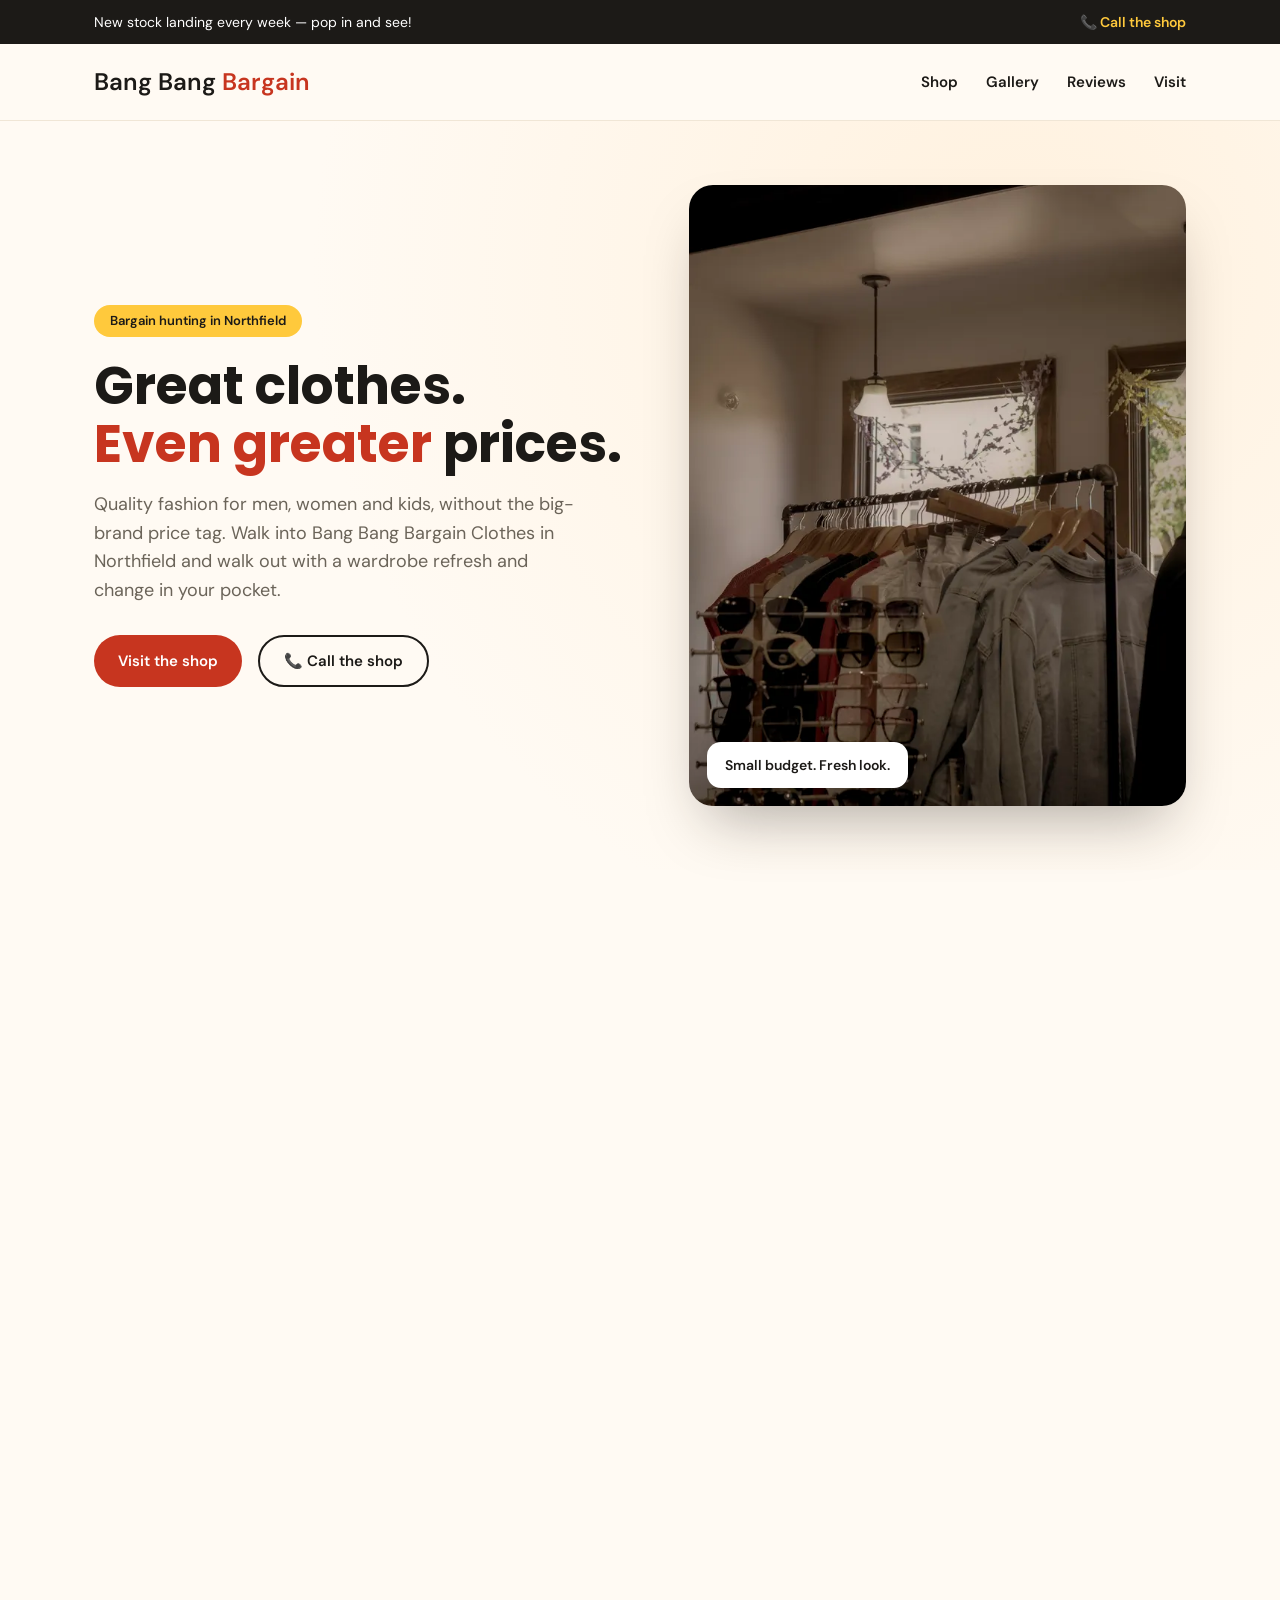
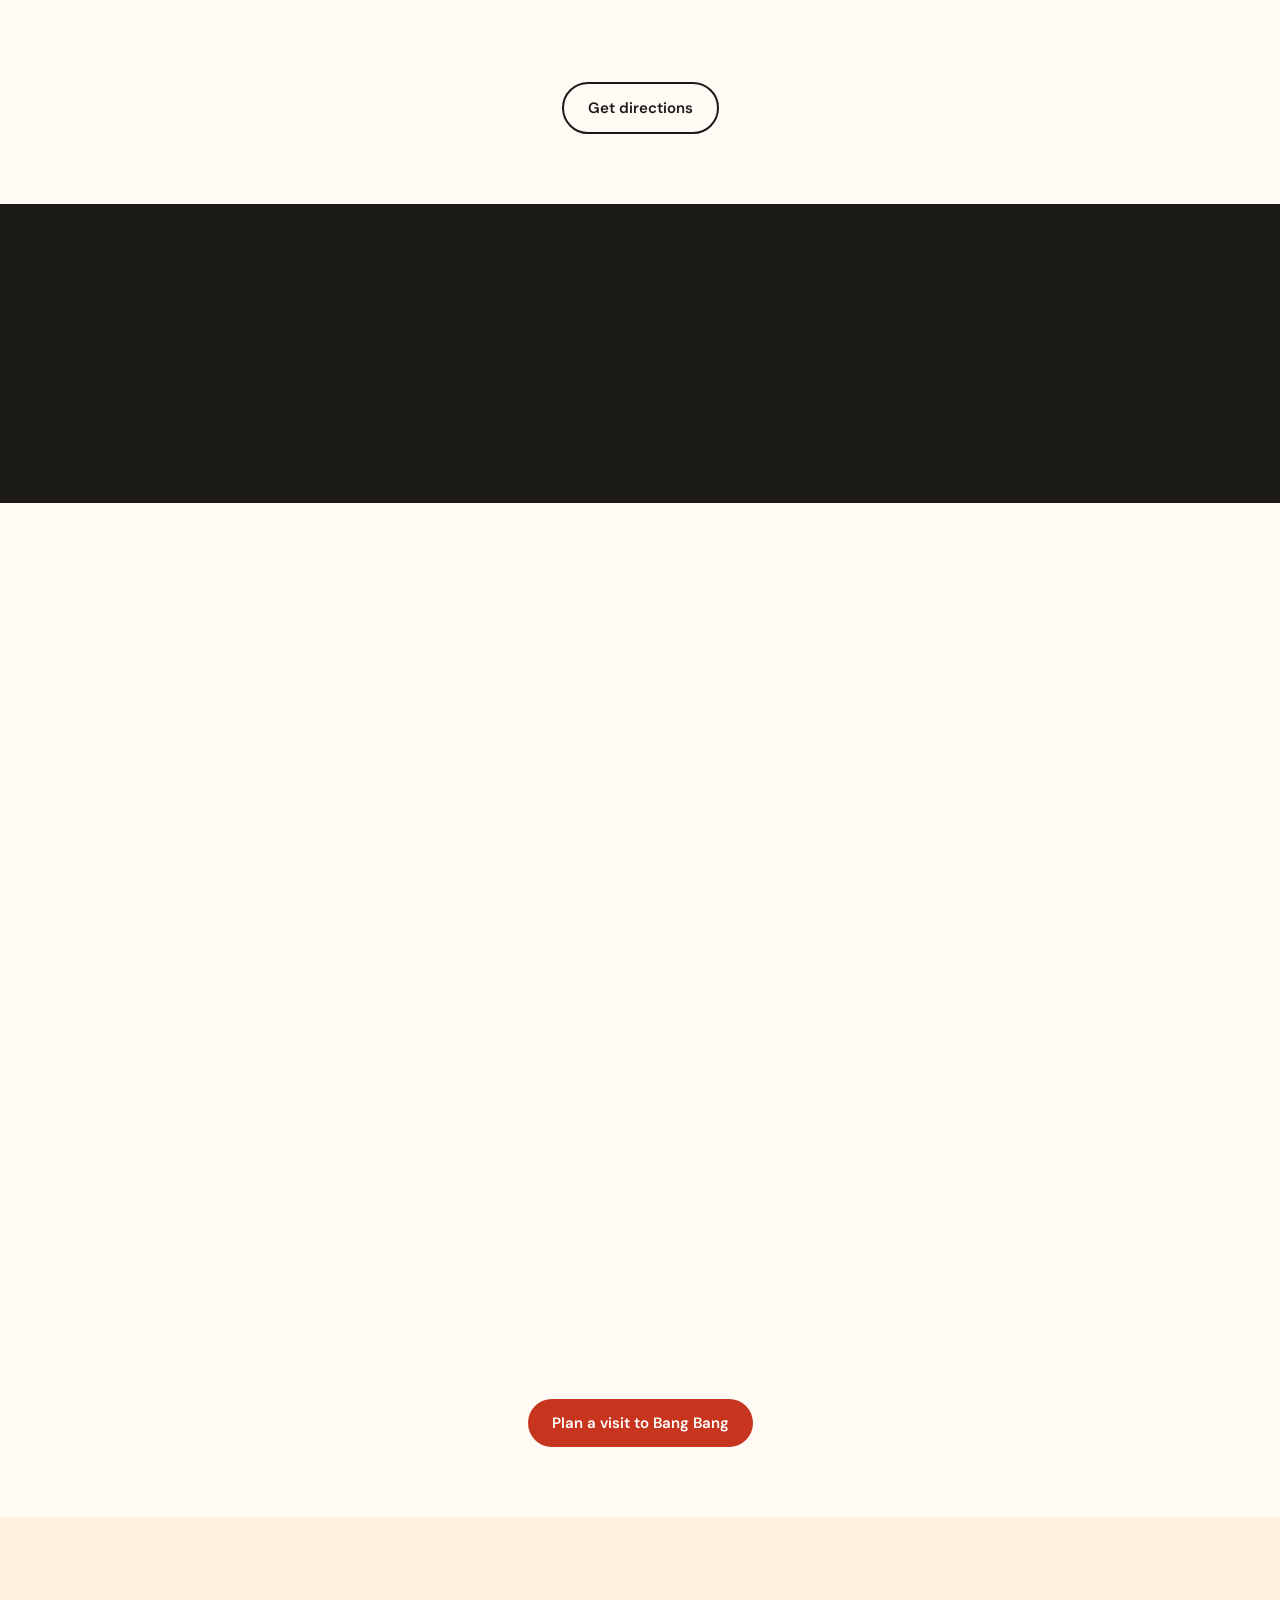
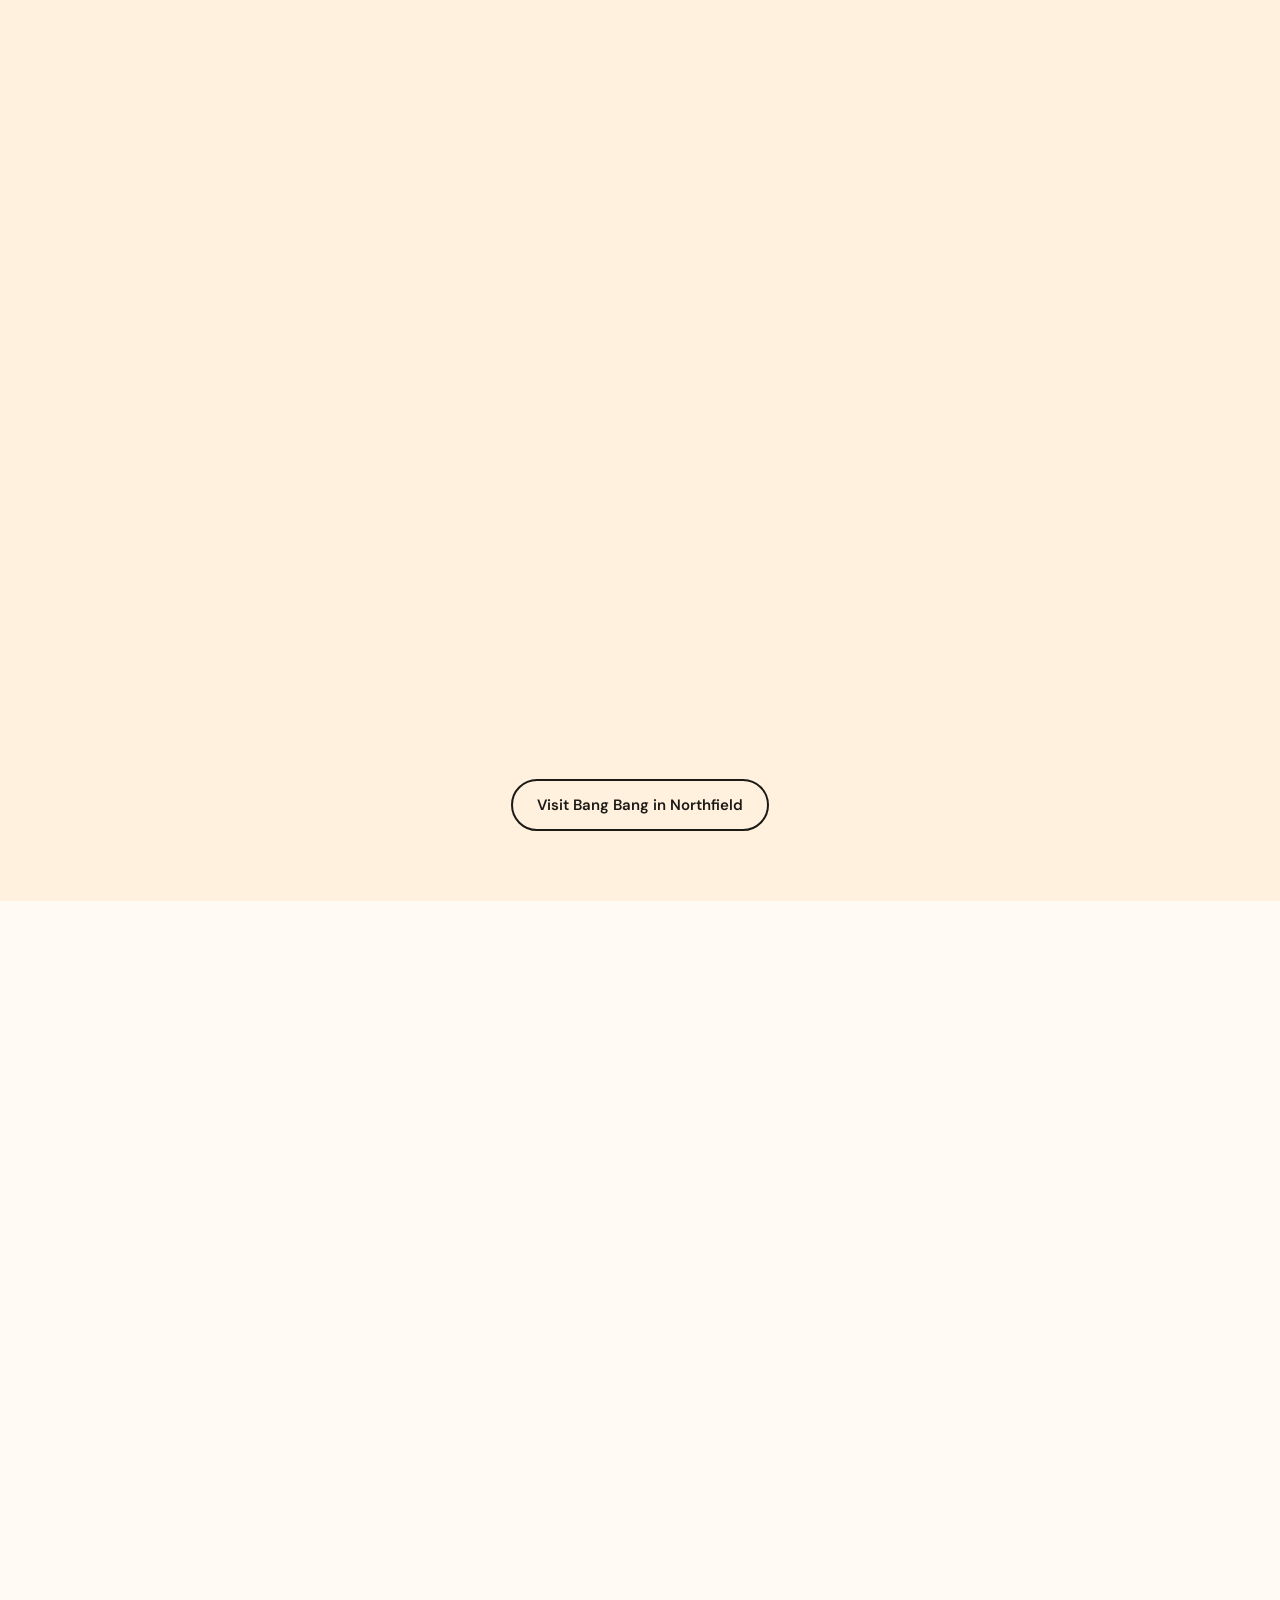
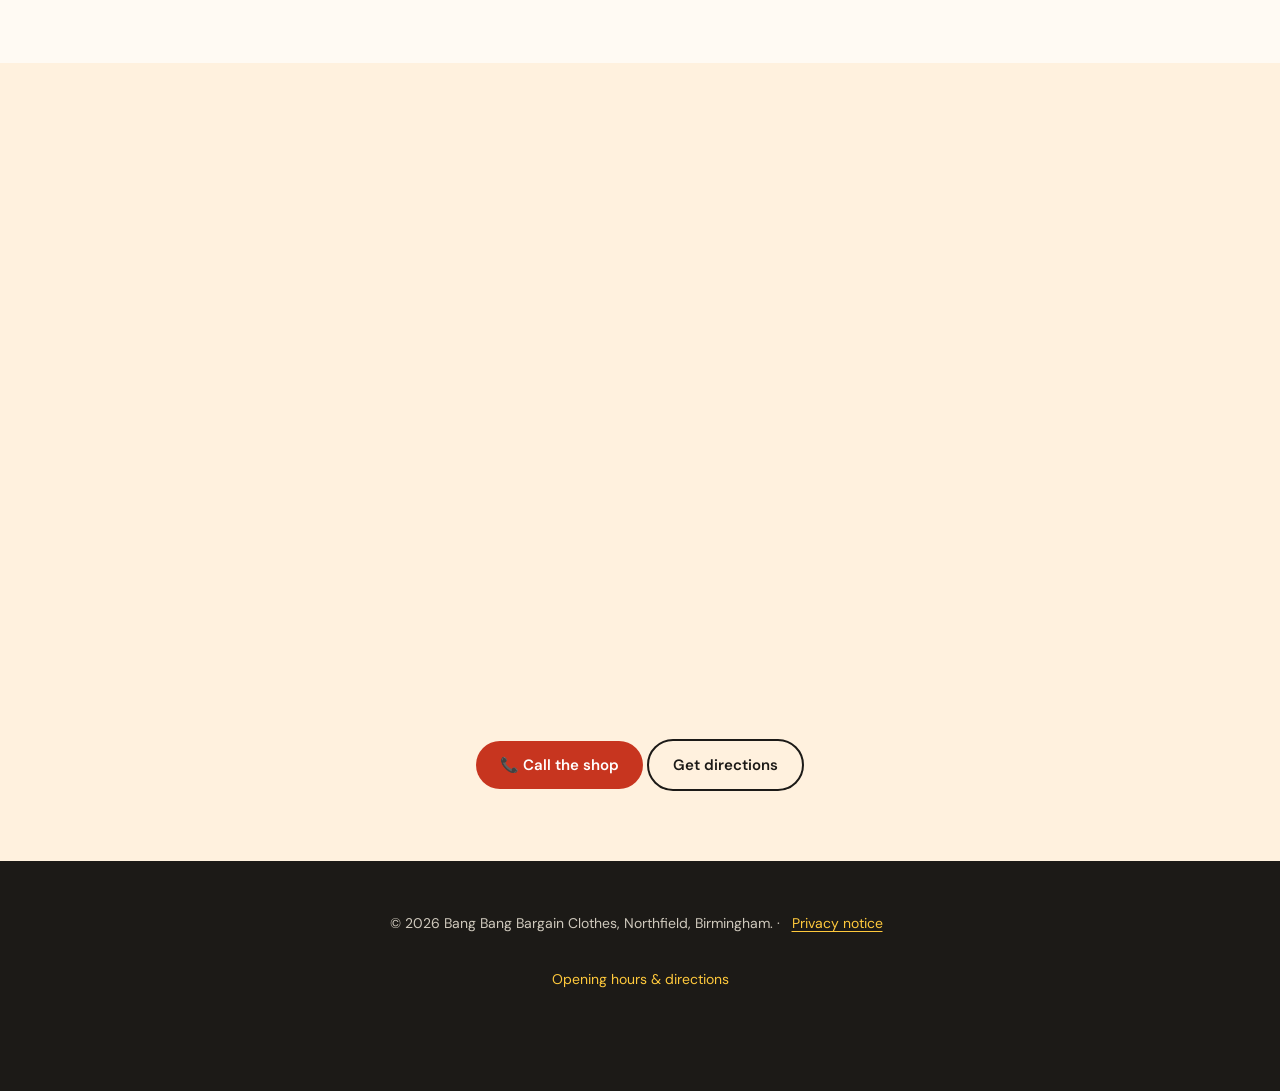
<file: index.html>
<!DOCTYPE html>
<html lang="en-GB">
<head>
<meta charset="UTF-8" />
<meta name="viewport" content="width=device-width, initial-scale=1" />
<meta http-equiv="Content-Security-Policy" content="default-src 'self'; script-src 'self' 'sha256-gAIMlo4uHwea7LDSu/hGhLXHg8Iu/WQoVQvXGVLwabA=' 'sha256-/x7W7R75k8Roq0WaVRQX9blP4OufE5xbAdzklGxsgpw=' 'sha256-jGpBub3gSH76d6RFqRCQC8RcWBUvv9EhW2UNoiiEyQc=' 'sha256-IDwLny+QN3nuNhJYRke6zRL8Q5bC1jtUe0Z6aEzU7aU='; style-src 'self' 'sha256-e0gJQ25ycQEBZA8t9iqPlW1ZP9yXl++LATGfIm0k0qs=' 'sha256-yHE5kvvKfmOV6AkdnSbhZ3sw0I3Plir3JawKdt4ME8s='; img-src 'self' data:; font-src 'self'; frame-src https://maps.google.com https://www.google.com; connect-src 'self'; form-action 'self'; base-uri 'self'; object-src 'none'; upgrade-insecure-requests" />
<meta name="referrer" content="strict-origin-when-cross-origin" />
<script>if (window.top !== window.self) { try { window.top.location.replace(window.self.location.href); } catch (e) { document.documentElement.hidden = true; } }</script>
<title>Bang Bang Bargain Clothes | Bargain Clothing, Northfield</title>
<meta name="description" content="Bang Bang Bargain Clothes — quality clothing at unbeatable prices for the whole family, right in Northfield, Birmingham." />
<link rel="canonical" href="https://desolatemartial553.github.io/Bang-Bargain-Clothing-Store/" />
<meta property="og:type" content="website" />
<meta property="og:site_name" content="Bang Bang Bargain Clothes" />
<meta property="og:title" content="Bang Bang Bargain Clothes | Bargain Clothing, Northfield" />
<meta property="og:description" content="Bargain clothing for men, women and kids at Bang Bang Bargain Clothes, Northfield, Birmingham. Fresh looks without the big-brand price tag." />
<meta property="og:url" content="https://desolatemartial553.github.io/Bang-Bargain-Clothing-Store/" />
<meta property="og:image" content="https://desolatemartial553.github.io/Bang-Bargain-Clothing-Store/images/26292716-w1200-510578.jpg" />
<meta property="og:locale" content="en_GB" />
<meta name="twitter:card" content="summary_large_image" />
<meta name="twitter:title" content="Bang Bang Bargain Clothes | Bargain Clothing, Northfield" />
<meta name="twitter:description" content="Bargain clothing for men, women and kids at Bang Bang Bargain Clothes, Northfield, Birmingham." />
<meta name="twitter:image" content="https://desolatemartial553.github.io/Bang-Bargain-Clothing-Store/images/26292716-w1200-510578.jpg" />
<meta name="theme-color" content="#e8402a" />
<link rel="icon" href="data:image/svg+xml,%3Csvg xmlns='http://www.w3.org/2000/svg' viewBox='0 0 64 64'%3E%3Crect width='64' height='64' rx='14' fill='%23e8402a'/%3E%3Ctext x='32' y='44' font-family='Arial,sans-serif' font-size='34' font-weight='800' text-anchor='middle' fill='%23fff'%3EBB%3C/text%3E%3C/svg%3E" />
<script type="application/ld+json">
{
  "@context": "https://schema.org",
  "@type": "ClothingStore",
  "name": "Bang Bang Bargain Clothes",
  "url": "https://desolatemartial553.github.io/Bang-Bargain-Clothing-Store/",
  "image": "https://desolatemartial553.github.io/Bang-Bargain-Clothing-Store/images/26292716-w1200-510578.jpg",
  "description": "Bargain clothing for men, women and kids in Northfield, Birmingham.",
  "address": {
    "@type": "PostalAddress",
    "addressLocality": "Northfield, Birmingham",
    "addressRegion": "West Midlands",
    "addressCountry": "GB"
  },
  "areaServed": ["Northfield", "Birmingham"]
}
</script>
<link rel="preload" as="image" imagesrcset="images/26292716-w480-h600-50cfea.webp 480w, images/26292716-w800-h1000-cda3ad.webp 800w, images/26292716-w1040-h1300-4b2d61.webp 1040w" imagesizes="(max-width:820px) calc(100vw - 48px), 520px" fetchpriority="high" />
<link rel="stylesheet" href="fonts/fonts.css" />
<style>
  :root{
    --bg:#fffaf3; --ink:#1c1a17; --muted:#6b6459; --stars:#b45309; --header-h:77px;
    --accent:#c7351f; --accent2:#ffc93c; --card:#ffffff; --line:#f0e6d6;
  }
  *{box-sizing:border-box; margin:0; padding:0;}
  html{scroll-padding-top:0;}
  body{font-family:'DM Sans',sans-serif; background:var(--bg); color:var(--ink); line-height:1.6;}
  h1,h2,h3{font-family:'Poppins',sans-serif;}
  .wrap{max-width:1140px; margin:0 auto; padding:0 24px;}
  a{color:inherit;}
  img{display:block; max-width:100%;}
  .js .reveal{opacity:0; transform:translateY(28px); transition:opacity .7s ease, transform .7s ease;}
  .js .reveal.in{opacity:1; transform:none;}
  section[id]{scroll-margin-top:calc(var(--header-h) + 12px);}
  #top{scroll-margin-top:0;}
  main:focus,section[tabindex="-1"]:focus{outline:none;}
  .skip-link{position:absolute; left:12px; top:-120px; z-index:100; background:var(--ink); color:#fff; padding:12px 20px; border-radius:8px; font-weight:700; text-decoration:none;}
  .skip-link:focus{top:12px;}
  :focus-visible{outline:3px solid var(--ink); outline-offset:3px;}
  .topbar :focus-visible, .strip :focus-visible, footer :focus-visible, .sticky-cta :focus-visible{outline-color:var(--accent2);}
  .topbar{background:var(--ink); color:#fff; font-size:14px;}
  .topbar__inner{display:flex; justify-content:space-between; align-items:center; padding:0 24px; flex-wrap:wrap; gap:8px;}
  .topbar a{color:var(--accent2); font-weight:600; text-decoration:none; display:inline-flex; align-items:center; min-height:44px;}
  header{position:sticky; top:0; background:rgba(255,250,243,.95); backdrop-filter:blur(6px); border-bottom:1px solid var(--line); z-index:30; transition:box-shadow .3s;}
  header.scrolled{box-shadow:0 8px 24px rgba(28,26,23,.08);}
  .header__inner{display:flex; align-items:center; justify-content:space-between; padding:16px 24px; position:relative;}
  .brand{font-size:24px; font-weight:800; text-decoration:none; display:flex; align-items:center; gap:6px; min-height:44px;}
  .brand span{color:var(--accent);}
  nav ul{list-style:none; display:flex; gap:28px;}
  nav a{text-decoration:none; font-weight:600; font-size:15px; position:relative; display:inline-flex; align-items:center; min-height:44px;}
  nav a::after{content:"";position:absolute; left:0; bottom:6px; width:0; height:2px; background:var(--accent); transition:width .25s;}
  nav a:hover::after{width:100%;}
  .burger{display:none; flex-direction:column; align-items:center; justify-content:center; gap:4px; background:none; border:0; cursor:pointer; min-width:44px; min-height:44px; padding:6px;}
  .burger span{width:24px; height:2px; background:var(--ink);}
  .mobile-menu{display:none; position:absolute; top:100%; left:0; right:0; background:var(--card); border-bottom:1px solid var(--line); flex-direction:column; padding:12px 24px;}
  .mobile-menu a{padding:12px 0; text-decoration:none; font-weight:600; border-bottom:1px solid var(--line);}
  .btn{display:inline-flex; align-items:center; justify-content:center; min-height:44px; padding:12px 24px; border-radius:999px; font-weight:700; text-decoration:none; font-size:15px; border:none; cursor:pointer; transition:transform .2s, background .2s;}
  .btn:hover{transform:translateY(-2px);}
  .btn--accent{background:var(--accent); color:#fff;}
  .btn--accent:hover{background:#c9331f;}
  .btn--ghost{border:2px solid var(--ink); background:none;}
  .hero{padding:64px 24px; background:radial-gradient(circle at 80% 20%, #fff1de 0%, var(--bg) 60%);}
  .hero__grid{display:grid; grid-template-columns:1.1fr 1fr; gap:48px; align-items:center;}
  .hero__tag{display:inline-block; background:var(--accent2); color:var(--ink); font-weight:700; font-size:13px; padding:6px 16px; border-radius:999px; margin-bottom:20px;}
  .hero h1{font-size:clamp(32px,4.2vw,52px); line-height:1.1; margin-bottom:18px;}
  .hero h1 em{color:var(--accent); font-style:normal;}
  .hero p{color:var(--muted); font-size:18px; margin-bottom:30px; max-width:480px;}
  .hero__actions{display:flex; gap:16px; flex-wrap:wrap;}
  .hero__media{position:relative; border-radius:24px; overflow:hidden; aspect-ratio:4/5; box-shadow:0 30px 60px -20px rgba(28,26,23,.35);}
  .hero__media img{width:100%; height:100%; object-fit:cover;}
  .hero__badge{position:absolute; bottom:18px; left:18px; background:#fff; padding:12px 18px; border-radius:14px; box-shadow:0 10px 30px rgba(0,0,0,.15); font-size:14px; font-weight:700;}
  section{padding:70px 24px;}
  .section__head{text-align:center; max-width:600px; margin:0 auto 44px;}
  .section__head h2{font-size:clamp(26px,4vw,38px); margin-bottom:12px;}
  .section__head p{color:var(--muted);}
  .grid{display:grid; grid-template-columns:repeat(auto-fit,minmax(220px,1fr)); gap:24px;}
  .card{background:var(--card); border:1px solid var(--line); border-radius:16px; padding:28px; text-align:center; transition:transform .25s, box-shadow .25s;}
  .card:hover{transform:translateY(-6px); box-shadow:0 20px 40px -16px rgba(28,26,23,.18);}
  .card .icon{font-size:34px; margin-bottom:14px;}
  .card h3{font-size:19px; margin-bottom:8px;}
  .card p{color:var(--muted); font-size:15px;}
  .strip{background:var(--ink); color:#fff;}
  .strip .grid{grid-template-columns:repeat(auto-fit,minmax(160px,1fr)); text-align:center;}
  .strip h3{font-size:32px; color:var(--accent2); font-family:'Poppins',sans-serif;}
  .strip p{color:#cfc9bd; font-size:14px;}
  .masonry{columns:3 220px; column-gap:16px;}
  .masonry img{width:100%; border-radius:16px; margin-bottom:16px; break-inside:avoid; transition:transform .3s;}
  .masonry img:hover{transform:scale(1.03);}
  .owner{display:grid; grid-template-columns:220px 1fr; gap:36px; align-items:center; background:var(--card); border:1px solid var(--line); border-radius:24px; padding:36px; max-width:760px; margin:0 auto;}
  .owner img{border-radius:18px; aspect-ratio:1; object-fit:cover; width:100%;}
  .owner blockquote{font-family:'Poppins',sans-serif; font-size:19px; line-height:1.5; margin-bottom:14px;}
  .owner .who{color:var(--accent); font-weight:700; font-size:14px;}
  .reviews{background:#fff1de;}
  .review-grid{display:grid; grid-template-columns:repeat(auto-fit,minmax(240px,1fr)); gap:22px;}
  .review{background:#fff; border-radius:16px; padding:24px; border:1px solid var(--line); transition:transform .25s;}
  .review:hover{transform:translateY(-4px);}
  .stars{color:var(--stars); letter-spacing:2px; margin-bottom:10px;}
  .review p{color:var(--ink); font-size:15px; margin-bottom:14px;}
  .review .who{display:flex; align-items:center; gap:10px; font-weight:700; font-size:14px; color:var(--muted);}
  .avatar{width:32px; height:32px; border-radius:50%; background:var(--accent); color:#fff; display:flex; align-items:center; justify-content:center; font-size:13px; font-weight:700; font-family:'Poppins',sans-serif;}
  .review-cta{text-align:center; margin-top:36px;}
  .faq{max-width:760px; margin:0 auto;}
  .faq details{background:var(--card); border:1px solid var(--line); border-radius:14px; padding:18px 22px; margin-bottom:14px;}
  .faq summary{cursor:pointer; font-weight:700; font-family:'Poppins',sans-serif; list-style:none; display:flex; align-items:center; justify-content:space-between; gap:12px; min-height:44px;}
  .faq summary::-webkit-details-marker{display:none;}
  .faq summary::after{content:"+"; font-size:22px; color:var(--accent);}
  .faq details[open] summary::after{content:"–";}
  .faq p{margin-top:12px; color:var(--muted); font-size:15px;}
  .map-contact{display:grid; grid-template-columns:1fr 1fr; gap:24px; max-width:900px; margin:0 auto;}
  .map-contact iframe{width:100%; height:100%; min-height:260px; border:0; border-radius:16px;}
  footer{background:var(--ink); color:#cfc9bd; padding:40px 24px 90px; text-align:center; font-size:14px;}
  footer a{color:var(--accent2); text-decoration:none; display:inline-flex; align-items:center; min-height:44px; padding:0 8px;}
  .sticky-cta{position:fixed; bottom:0; left:0; right:0; background:var(--ink); padding:12px 20px; display:none; justify-content:center; gap:12px; z-index:40; box-shadow:0 -8px 24px rgba(0,0,0,.2);}
  .sticky-cta a{flex:1; text-align:center; max-width:280px;}
  @media(max-width:820px){
    nav{display:none;}
    .burger{display:flex;}
    .hero__grid{grid-template-columns:1fr;}
    .hero__media{aspect-ratio:4/3; max-height:340px;}
    .mobile-menu.open{display:flex;}
    .masonry{columns:2 160px;}
    .owner{grid-template-columns:1fr; text-align:center;}
    .owner img{max-width:180px; margin:0 auto;}
    .map-contact{grid-template-columns:1fr;}
    .sticky-cta{display:flex;}
    footer{padding-bottom:100px;}
  }
  /* Task A: trade content and visit components. */
  .section-actions{display:flex; flex-wrap:wrap; gap:14px; justify-content:center; margin-top:30px;}
  .price-story{max-width:780px; text-align:center;}
  .price-story h2{font-size:clamp(26px,4vw,38px); margin-bottom:16px; color:var(--accent2);}
  .price-story p{font-size:17px; color:#fff;}
  .new-in figure{break-inside:avoid; background:var(--card); border:1px solid var(--line); border-radius:16px; overflow:hidden; margin-bottom:16px;}
  .new-in figcaption{padding:4px 20px 20px;}
  .new-in h3{font-size:19px; margin-bottom:6px;}
  .new-in p{color:var(--muted); font-size:15px;}
  .contact-card address{font-style:normal; color:var(--muted); margin:12px 0;}
  .contact-card p + p{margin-top:12px;}
  .open-today{font-weight:700; margin-bottom:10px;}
  .footer-contact{margin-top:12px;}
  @media(max-width:820px){
    .hero{padding-top:32px;}
    .new-in{columns:1;}
  }
  @media(max-width:560px){
    section .wrap{padding-left:0; padding-right:0;}
    .owner{padding:22px;}
    .card{padding:22px;}
  }
  @media(prefers-reduced-motion:reduce){
    *,*::before,*::after{transition:none !important; animation:none !important;}
    .js .reveal{opacity:1; transform:none;}
    .btn:hover,.card:hover,.review:hover,.masonry img:hover{transform:none;}
  }
  footer a[href="privacy.html"]{text-decoration:underline; text-underline-offset:3px;}
  /* Former inline style attributes (moved here for a stricter CSP) */
  .u-s1{background:#fff1de !important;}
  .u-s2{grid-template-columns:1fr !important;}
  .u-s3{text-align:center !important; margin-top:36px !important;}
  .u-s4{border-color:#fff !important; color:#fff !important;}
</style>
</head>
<body>
<a class="skip-link" href="#main">Skip to content</a>
<script>document.documentElement.classList.add('js');</script>

<div class="topbar">
  <div class="wrap topbar__inner">
    <p>New stock landing every week — pop in and see!</p>
    <!-- PLACEHOLDER: real shop phone needed (tel: link is a dummy number) --><a href="tel:+441214960000">📞 Call the shop</a><!-- /PLACEHOLDER -->
  </div>
</div>

<header id="siteHeader">
  <div class="wrap header__inner">
    <a class="brand" href="#top">Bang Bang <span>Bargain</span></a>
    <nav aria-label="Main">
      <ul>
        <li><a href="#shop">Shop</a></li>
        <li><a href="#gallery">Gallery</a></li>
        <li><a href="#reviews">Reviews</a></li>
        <li><a href="#visit">Visit</a></li>
      </ul>
    </nav>
    <button class="burger" id="burgerBtn" type="button" aria-label="Menu" aria-expanded="false" aria-controls="mobileMenu"><span></span><span></span><span></span></button>
    <div class="mobile-menu" id="mobileMenu">
      <a href="#shop">Shop</a>
      <a href="#gallery">Gallery</a>
      <a href="#reviews">Reviews</a>
      <a href="#visit">Visit</a>
    </div>
  </div>
</header>

<main id="main" tabindex="-1">
<section class="hero" id="top">
  <div class="wrap hero__grid">
    <div>
      <span class="hero__tag">Bargain hunting in Northfield</span>
      <h1>Great clothes.<br><em>Even greater</em> prices.</h1>
      <p>Quality fashion for men, women and kids, without the big-brand price tag. Walk into Bang Bang Bargain Clothes in Northfield and walk out with a wardrobe refresh and change in your pocket.</p>
      <div class="hero__actions">
        <a href="#visit" class="btn btn--accent">Visit the shop</a>
        <!-- PLACEHOLDER: real shop phone needed (tel: link is a dummy number) --><a href="tel:+441214960000" class="btn btn--ghost">📞 Call the shop</a><!-- /PLACEHOLDER -->
      </div>
    </div>
    <div class="hero__media">
      <img src="images/26292716-w800-h1000-cda3ad.webp" srcset="images/26292716-w480-h600-50cfea.webp 480w, images/26292716-w800-h1000-cda3ad.webp 800w, images/26292716-w1040-h1300-4b2d61.webp 1040w" sizes="(max-width:820px) calc(100vw - 48px), 520px" width="800" height="1000" alt="Clothes hanging on a rail" fetchpriority="high" decoding="async" />
      <div class="hero__badge">Small budget. Fresh look.</div>
    </div>
  </div>
</section>

<section id="shop">
  <div class="wrap">
    <div class="section__head reveal">
      <h2>What we stock</h2>
      <p>Fresh deliveries every week — always something new to grab.</p>
    </div>
    <!-- PLACEHOLDER: owner to confirm stock categories and services (Thursday rail turnover, alterations, gift cards) -->
    <div class="grid">
      <div class="card reveal"><div class="icon">👕</div><h3>Menswear</h3><p>From joggers to job-interview shirts — the rail turns over every Thursday, so regulars know exactly when to pop back in.</p></div>
      <div class="card reveal"><div class="icon">👗</div><h3>Womenswear</h3><p>Fast-fashion prices without the fast-fashion feel — every piece gets a hand-check before it goes on the rail.</p></div>
      <div class="card reveal"><div class="icon">🧸</div><h3>Kidswear</h3><p>School trousers ripped again? We keep multipacks in stock so you're not paying full price every single term.</p></div>
      <div class="card reveal"><div class="icon">🧦</div><h3>Accessories</h3><p>The bits people forget to budget for — winter hats, bag straps, phone cases — most of it under a fiver.</p></div>
      <div class="card reveal"><div class="icon">🧵</div><h3>Alterations</h3><p>Hem taken up while you finish browsing, or drop it back after work — no separate trip to a tailor.</p></div>
      <div class="card reveal"><div class="icon">🎁</div><h3>Gift Cards</h3><p>Never guess a size again — load one up and let them find their own bargain.</p></div>
    </div>
    <!-- /PLACEHOLDER -->
    <div class="section-actions">
      <a class="btn btn--ghost" href="https://www.google.com/maps/search/?api=1&amp;query=Bang+Bang+Bargain+Clothes+Northfield+Birmingham" target="_blank" rel="noopener">Get directions</a>
    </div>
  </div>
</section>

<section class="strip">
  <div class="wrap price-story reveal">
    <h2>Why so cheap?</h2>
    <!-- PLACEHOLDER: owner to confirm whether bulk buying, end-of-line and surplus stock explain this shop's prices -->
    <p>Bargain clothing shops typically keep prices down by buying in bulk, picking up end-of-line ranges and snapping up surplus stock from bigger retailers. Less middleman, less markup, and the saving goes straight onto the price tag.</p>
    <!-- /PLACEHOLDER -->
  </div>
</section>

<section id="gallery">
  <div class="wrap">
    <!-- PLACEHOLDER: owner to supply this week's arrivals, real shop photos and prices -->
    <div class="section__head reveal">
      <h2>Just landed this week</h2>
      <p>Fresh on the rails this week. Pop in early for the best pick of sizes.</p>
    </div>
    <div class="masonry new-in reveal">
      <figure>
        <img src="images/11911863-w800-h600-f6c785.webp" srcset="images/11911863-w400-h300-0bc550.webp 400w, images/11911863-w800-h600-f6c785.webp 800w, images/11911863-w1200-h900-fa0a59.webp 1200w" sizes="(max-width:560px) 50vw, (max-width:820px) 50vw, 360px" width="800" height="600" alt="Clothes hanging on racks" loading="lazy" decoding="async" />
        <figcaption><h3>Everyday outfit ideas</h3><p>Pieces you can wear again and again.</p></figcaption>
      </figure>
      <figure>
        <img src="images/5531711-w800-h600-daa1a7.webp" srcset="images/5531711-w400-h300-ee1a08.webp 400w, images/5531711-w800-h600-daa1a7.webp 800w, images/5531711-w1200-h900-13713c.webp 1200w" sizes="(max-width:560px) 50vw, (max-width:820px) 50vw, 360px" width="800" height="600" alt="Black and brown clothes on a rack" loading="lazy" decoding="async" />
        <figcaption><h3>Easy-to-pair colours</h3><p>Look for shades that work with what's already in your wardrobe.</p></figcaption>
      </figure>
      <figure>
        <img src="images/26292716-w800-h600-31acda.webp" srcset="images/26292716-w400-h300-a1514d.webp 400w, images/26292716-w800-h600-31acda.webp 800w, images/26292716-w1200-h900-981b08.webp 1200w" sizes="(max-width:560px) 50vw, (max-width:820px) 50vw, 360px" width="800" height="600" alt="Clothing displayed on a rail" loading="lazy" decoding="async" />
        <figcaption><h3>Your next bargain</h3><p>See something you like? Grab it before someone else does.</p></figcaption>
      </figure>
    </div>
    <!-- /PLACEHOLDER -->
    <div class="section-actions"><a href="#visit" class="btn btn--accent">Plan a visit to Bang Bang</a></div>
  </div>
</section>

<section class="u-s1" id="owner">
  <div class="wrap">
    <!-- PLACEHOLDER: owner quote and photo to be replaced with real owner details -->
    <div class="owner reveal">
      <img src="images/36730466-w360-h360-70ea15.webp" srcset="images/36730466-w180-h180-cd068e.webp 180w, images/36730466-w360-h360-70ea15.webp 360w, images/36730466-w500-h500-a413ea.webp 500w" sizes="(max-width:560px) 180px, 220px" width="360" height="360" alt="Person smiling in a clothing shop" loading="lazy" decoding="async" />
      <div>
        <blockquote>"We started this shop because Northfield needed somewhere you could dress the whole family without breaking the bank. Every rail is picked by hand — I still walk the floor myself most days."</blockquote>
        <div class="who">— The team at Bang Bang Bargain Clothes</div>
      </div>
    </div>
    <!-- /PLACEHOLDER -->
  </div>
</section>

<section id="reviews" class="reviews">
  <div class="wrap">
    <div class="section__head reveal">
      <h2>What locals say</h2>
      <p>A few words from customers who've popped in.</p>
    </div>
    <div class="review-grid">
      <!-- PLACEHOLDER: replace with real Google review -->
      <div class="review reveal"><div class="stars" role="img" aria-label="Rated 5 out of 5">★★★★★</div><p>“Always find something good here and the prices can't be beat. Staff are lovely too.”</p><div class="who"><span class="avatar">L</span> Laura, local regular</div></div>
      <!-- /PLACEHOLDER -->
      <!-- PLACEHOLDER: replace with real Google review -->
      <div class="review reveal"><div class="stars" role="img" aria-label="Rated 5 out of 5">★★★★★</div><p>“My go-to for the kids' school clothes — cheap, hard-wearing and always in stock.”</p><div class="who"><span class="avatar">R</span> Raj, local regular</div></div>
      <!-- /PLACEHOLDER -->
      <!-- PLACEHOLDER: replace with real Google review -->
      <div class="review reveal"><div class="stars" role="img" aria-label="Rated 4 out of 5">★★★★☆</div><p>“Great range for the price. Stock changes often so it's worth a regular look in.”</p><div class="who"><span class="avatar">M</span> Michelle, local regular</div></div>
      <!-- /PLACEHOLDER -->
    </div>
    <div class="review-cta"><a class="btn btn--ghost" href="#visit">Visit Bang Bang in Northfield</a></div>
  </div>
</section>

<section id="faq">
  <div class="wrap">
    <div class="section__head reveal">
      <h2>Common Questions</h2>
      <p>Everything you might want to know before popping in.</p>
    </div>
    <div class="faq reveal">
      <!-- PLACEHOLDER: owner to confirm payment methods, returns policy and parking -->
      <details><summary>Do I need to book or can I just walk in?</summary><p>No booking needed — just walk in any time during opening hours.</p></details>
      <details><summary>Do you take card payments?</summary><p>Yes, we accept card, contactless and cash.</p></details>
      <details><summary>Can I return or exchange items?</summary><p>Yes, bring your receipt within 14 days for an exchange or store credit. Faulty items are handled separately under your statutory rights.</p></details>
      <details><summary>Is there parking nearby?</summary><p>Yes, there's short-stay parking right outside on Northfield High Street.</p></details>
      <!-- /PLACEHOLDER -->
      <details><summary>Where is the shop?</summary><p>We're in Northfield, Birmingham. <a href="#visit">See opening hours and get directions</a>.</p></details>
    </div>
  </div>
</section>

<section class="u-s1" id="visit">
  <div class="wrap section__head reveal">
    <h2>Come and see us</h2>
    <p>Open 7 days a week in Northfield, Birmingham.</p>
  </div>
  <div class="wrap map-contact reveal">
    <div class="map-facade" id="map-facade">
      <p class="map-facade__name">Bang Bang Bargain Clothes</p>
      <p class="map-facade__addr">Northfield, Birmingham</p>
      <button type="button" class="btn btn--accent" id="map-show">Show map</button>
      <a class="map-facade__dir" href="https://www.google.com/maps/search/?api=1&amp;query=Bang+Bang+Bargain+Clothes+Northfield+Birmingham" target="_blank" rel="noopener">Get directions →</a>
    </div>
    <div class="grid u-s2">
      <div class="card contact-card">
        <h3>🕒 Opening hours</h3>
        <!-- PLACEHOLDER: real opening hours needed -->
        <p class="open-today">Open today: 9:30am – 5:30pm</p>
        <p>Mon–Sat: 9:30am – 5:30pm<br>Sun: 10am – 4pm</p>
        <!-- /PLACEHOLDER -->
      </div>
      <div class="card contact-card">
        <h3>📍 Find us</h3>
        <!-- PLACEHOLDER: street address and postcode needed -->
        <address>Bang Bang Bargain Clothes<br>Northfield, Birmingham</address>
        <!-- /PLACEHOLDER -->
        <!-- PLACEHOLDER: real shop phone needed (tel: link is a dummy number) --><p><a href="tel:+441214960000">📞 Call the shop</a></p><!-- /PLACEHOLDER -->
        <p><a href="https://www.google.com/maps/search/?api=1&amp;query=Bang+Bang+Bargain+Clothes+Northfield+Birmingham" target="_blank" rel="noopener">Get directions →</a></p>
      </div>
    </div>
  </div>
  <div class="wrap u-s3">
    <!-- PLACEHOLDER: real shop phone needed (tel: link is a dummy number) --><a href="tel:+441214960000" class="btn btn--accent">📞 Call the shop</a><!-- /PLACEHOLDER -->
    <a href="https://www.google.com/maps/search/?api=1&amp;query=Bang+Bang+Bargain+Clothes+Northfield+Birmingham" class="btn btn--ghost" target="_blank" rel="noopener">Get directions</a>
  </div>
</section>
</main>

<footer>
  <p>&copy; 2026 Bang Bang Bargain Clothes, Northfield, Birmingham. · <a href="privacy.html">Privacy notice</a></p>
  <p class="footer-contact"><a href="#visit">Opening hours &amp; directions</a></p>
</footer>

<div class="sticky-cta">
  <!-- PLACEHOLDER: real shop phone needed (tel: link is a dummy number) --><a href="tel:+441214960000" class="btn btn--accent">📞 Call Now</a><!-- /PLACEHOLDER -->
  <a href="https://www.google.com/maps/search/?api=1&amp;query=Bang+Bang+Bargain+Clothes+Northfield+Birmingham" class="btn btn--ghost u-s4" target="_blank" rel="noopener">📍 Directions</a>
</div>

<script>
  const burger = document.getElementById('burgerBtn');
  const menu = document.getElementById('mobileMenu');
  const header = document.getElementById('siteHeader');
  const desktopMQ = window.matchMedia('(min-width: 821px)');
  const reduceMQ = window.matchMedia('(prefers-reduced-motion: reduce)');

  function setMenu(open, returnFocus){
    menu.classList.toggle('open', open);
    burger.setAttribute('aria-expanded', String(open));
    if(!open && returnFocus) burger.focus();
  }
  burger.addEventListener('click', () => setMenu(!menu.classList.contains('open')));
  document.addEventListener('keydown', (e) => {
    if(e.key === 'Escape' && menu.classList.contains('open')) setMenu(false, true);
  });
  desktopMQ.addEventListener('change', (e) => { if(e.matches) setMenu(false); });

  function syncHeaderHeight(){
    document.documentElement.style.setProperty('--header-h', header.offsetHeight + 'px');
  }
  syncHeaderHeight();
  window.addEventListener('resize', syncHeaderHeight);
  window.addEventListener('scroll', () => header.classList.toggle('scrolled', window.scrollY > 10), { passive: true });

  function goTo(id){
    const target = document.getElementById(id);
    if(!target) return;
    const top = target.getBoundingClientRect().top + window.scrollY - header.offsetHeight - 12;
    window.scrollTo({ top: Math.max(top, 0), behavior: reduceMQ.matches ? 'auto' : 'smooth' });
    if(!target.hasAttribute('tabindex')) target.setAttribute('tabindex', '-1');
    target.focus({ preventScroll: true });
  }
  document.querySelectorAll('a[href^="#"]').forEach(link => {
    const id = link.getAttribute('href').slice(1);
    if(!id || !document.getElementById(id)) return;
    link.addEventListener('click', (e) => {
      e.preventDefault();
      setMenu(false);
      goTo(id);
      history.replaceState(null, '', '#' + id);
    });
  });

  const reveals = document.querySelectorAll('.reveal');
  if('IntersectionObserver' in window){
    const io = new IntersectionObserver((entries) => {
      entries.forEach(e => { if(e.isIntersecting){ e.target.classList.add('in'); io.unobserve(e.target); } });
    }, { threshold: 0, rootMargin: '0px 0px -8% 0px' });
    reveals.forEach(el => io.observe(el));
  } else {
    reveals.forEach(el => el.classList.add('in'));
  }
</script>

<style>
  .masonry img,.owner img{height:auto;}
  .map-facade{position:relative; width:100%; height:100%; min-height:260px; border-radius:16px; border:1px solid var(--line); background:radial-gradient(circle at 80% 20%, #ffe8c4 0%, #fff 70%); display:flex; flex-direction:column; align-items:center; justify-content:center; gap:10px; padding:24px; text-align:center; overflow:hidden;}
  .map-facade__name{font-family:'Poppins',sans-serif; font-weight:700; font-size:19px;}
  .map-facade__addr{color:var(--muted); margin-bottom:6px;}
  .map-facade__dir{color:var(--accent); font-weight:700; display:inline-flex; align-items:center; min-height:44px; padding:0 8px;}
  .map-facade.is-loaded{padding:0; display:block;}
  .map-facade iframe{position:absolute; inset:0; width:100%; height:100%; border:0; border-radius:16px;}
</style>
<script>
(function(){
  var f=document.getElementById('map-facade'), b=document.getElementById('map-show');
  if(!f||!b) return;
  b.addEventListener('click',function(){
    var i=document.createElement('iframe');
    i.src='https://maps.google.com/maps?q=Northfield,+Birmingham&z=15&output=embed';
    i.title='Map to Bang Bang Bargain Clothes';
    i.loading='lazy';
    i.referrerPolicy='no-referrer-when-downgrade';
    f.textContent='';
    f.classList.add('is-loaded');
    f.appendChild(i);
    var d=document.createElement('a');
    d.href='https://www.google.com/maps/search/?api=1&query=Bang+Bang+Bargain+Clothes+Northfield+Birmingham';
    d.target='_blank'; d.rel='noopener'; d.className='map-facade__dir';
    d.style.cssText='position:absolute;left:8px;bottom:8px;z-index:1;background:#fff;border-radius:999px;padding:0 14px;box-shadow:0 2px 8px rgba(0,0,0,.2)';
    d.textContent='Get directions \u2192';
    f.appendChild(d);
  });
})();
</script>

</body>
</html>
</file>
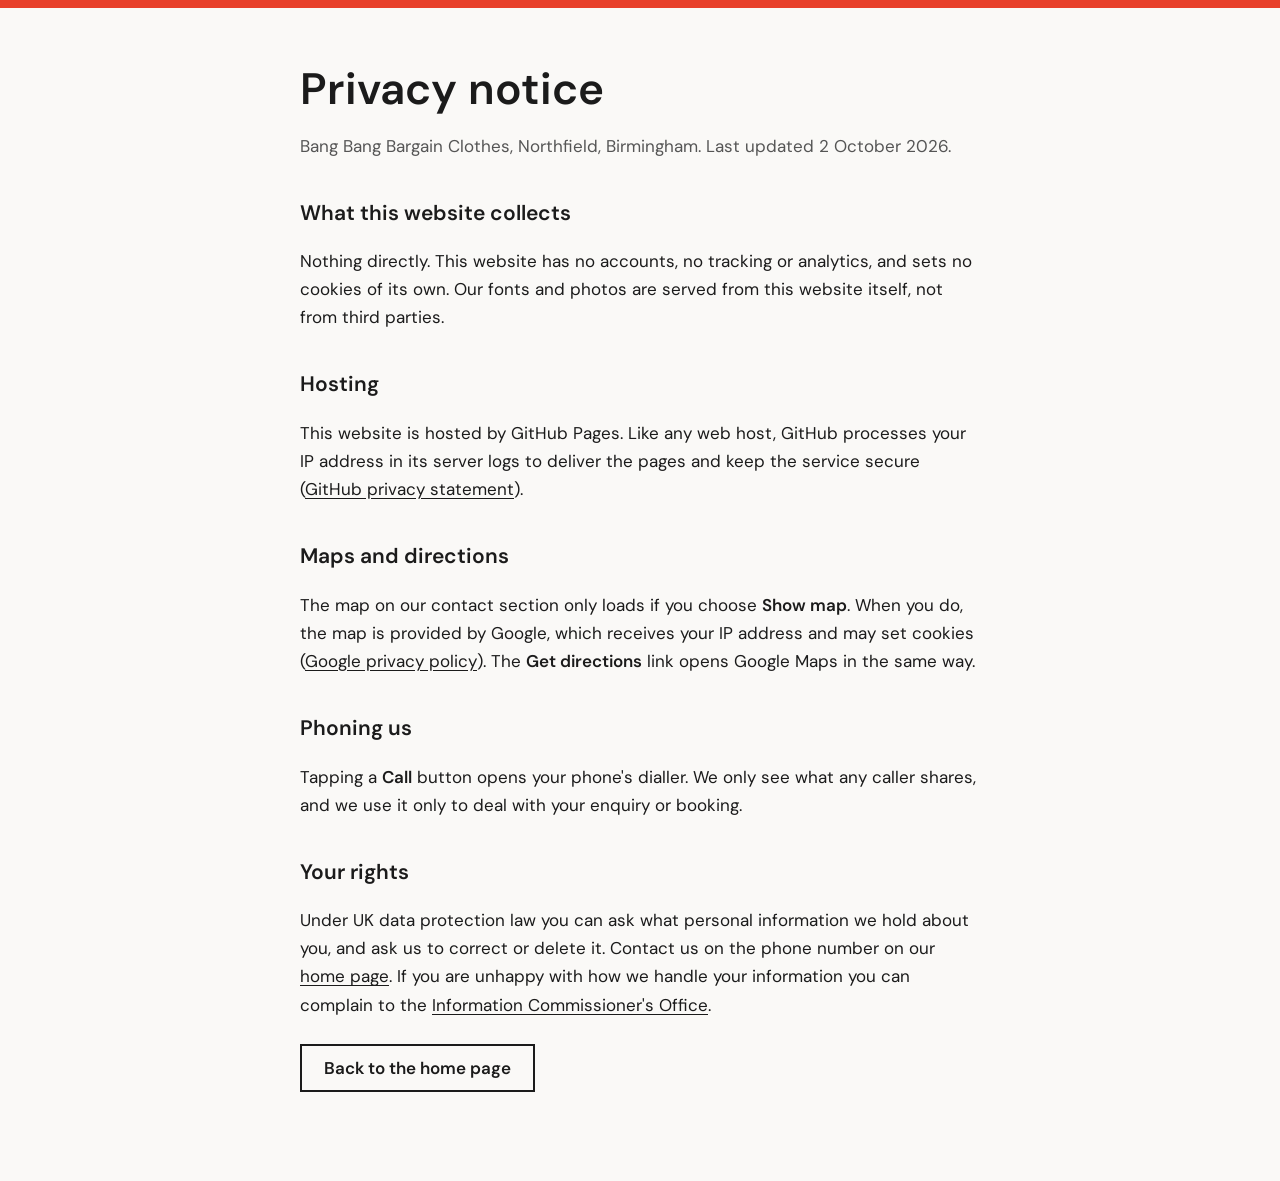
<file: privacy.html>
<!DOCTYPE html>
<html lang="en-GB">
<head>
<meta charset="UTF-8" />
<meta name="viewport" content="width=device-width, initial-scale=1.0" />
<meta http-equiv="Content-Security-Policy" content="default-src 'self'; script-src 'self' 'sha256-gAIMlo4uHwea7LDSu/hGhLXHg8Iu/WQoVQvXGVLwabA='; style-src 'self' 'sha256-ZeHwMnYC/FPP64/O6me1bo8Ee2z2hg3PkcPJbaUCsPk='; img-src 'self' data:; font-src 'self'; frame-src 'none'; connect-src 'self'; form-action 'self'; base-uri 'self'; object-src 'none'; upgrade-insecure-requests" />
<meta name="referrer" content="strict-origin-when-cross-origin" />
<script>if (window.top !== window.self) { try { window.top.location.replace(window.self.location.href); } catch (e) { document.documentElement.hidden = true; } }</script>
<title>Privacy notice | Bang Bang Bargain Clothes</title>

<link rel="icon" href="data:image/svg+xml,%3Csvg xmlns='http://www.w3.org/2000/svg' viewBox='0 0 64 64'%3E%3Crect width='64' height='64' rx='14' fill='%23e8402a'/%3E%3Ctext x='32' y='44' font-family='Arial,sans-serif' font-size='34' font-weight='800' text-anchor='middle' fill='%23fff'%3EBB%3C/text%3E%3C/svg%3E" />
<meta name="theme-color" content="#e8402a" />
<link rel="stylesheet" href="fonts/fonts.css" />
<style>
  :root{--accent:#e8402a; --ink:#1b1b1b; --muted:#555; --paper:#faf9f7;}
  *{box-sizing:border-box;}
  body{margin:0; background:var(--paper); color:var(--ink); font:400 17px/1.65 'DM Sans',system-ui,sans-serif; border-top:8px solid var(--accent);}
  main{max-width:720px; margin:0 auto; padding:56px 20px 72px;}
  h1{font-size:clamp(30px,6vw,44px); line-height:1.15; margin:0 0 12px;}
  h2{font-size:21px; margin:36px 0 8px;}
  .lede{color:var(--muted); margin-bottom:28px;}
  a{color:var(--ink); text-decoration:underline; text-underline-offset:3px;}
  a:focus-visible{outline:3px solid var(--ink); outline-offset:3px;}
  .btn{display:inline-flex; align-items:center; min-height:48px; padding:0 22px; margin:8px 10px 0 0; border:2px solid var(--ink); font-weight:600; text-decoration:none;}
  .btn--solid{background:var(--ink); color:var(--paper);}
</style>
</head>
<body>
<main>
<!-- PLACEHOLDER: business owner to review this notice before publishing -->
<h1>Privacy notice</h1>
<p class="lede">Bang Bang Bargain Clothes, Northfield, Birmingham. Last updated 2 October 2026.</p>
<h2>What this website collects</h2>
<p>Nothing directly. This website has no accounts, no tracking or analytics, and sets no cookies of its own. Our fonts and photos are served from this website itself, not from third parties.</p>

<h2>Hosting</h2>
<p>This website is hosted by GitHub Pages. Like any web host, GitHub processes your IP address in its server logs to deliver the pages and keep the service secure (<a href="https://docs.github.com/en/site-policy/privacy-policies/github-general-privacy-statement">GitHub privacy statement</a>).</p>
<h2>Maps and directions</h2>
<p>The map on our contact section only loads if you choose <strong>Show map</strong>. When you do, the map is provided by Google, which receives your IP address and may set cookies (<a href="https://policies.google.com/privacy">Google privacy policy</a>). The <strong>Get directions</strong> link opens Google Maps in the same way.</p>
<h2>Phoning us</h2>
<p>Tapping a <strong>Call</strong> button opens your phone's dialler. We only see what any caller shares, and we use it only to deal with your enquiry or booking.</p>
<h2>Your rights</h2>
<p>Under UK data protection law you can ask what personal information we hold about you, and ask us to correct or delete it. Contact us on <!-- PLACEHOLDER: add the business phone number / email for privacy requests -->the phone number on our <a href="./">home page</a><!-- /PLACEHOLDER -->. If you are unhappy with how we handle your information you can complain to the <a href="https://ico.org.uk/make-a-complaint/">Information Commissioner's Office</a>.</p>
<!-- /PLACEHOLDER -->
<p><a class="btn" href="./">Back to the home page</a></p>
</main>
</body>
</html>
</file>
<file: fonts/fonts.css>
/* Self-hosted Google Fonts (latin subset), downloaded 2026-10-02. */
@font-face {
  font-family: 'DM Sans';
  font-style: normal;
  font-weight: 400;
  font-display: swap;
  src: url(rP2Yp2ywxg089UriI5-g4vlH9VoD8Cmcqbu0-K4.woff2) format('woff2');
  unicode-range: U+0000-00FF, U+0131, U+0152-0153, U+02BB-02BC, U+02C6, U+02DA, U+02DC, U+0304, U+0308, U+0329, U+2000-206F, U+20AC, U+2122, U+2191, U+2193, U+2212, U+2215, U+FEFF, U+FFFD;
}
@font-face {
  font-family: 'DM Sans';
  font-style: normal;
  font-weight: 500;
  font-display: swap;
  src: url(rP2Yp2ywxg089UriI5-g4vlH9VoD8Cmcqbu0-K4.woff2) format('woff2');
  unicode-range: U+0000-00FF, U+0131, U+0152-0153, U+02BB-02BC, U+02C6, U+02DA, U+02DC, U+0304, U+0308, U+0329, U+2000-206F, U+20AC, U+2122, U+2191, U+2193, U+2212, U+2215, U+FEFF, U+FFFD;
}
@font-face {
  font-family: 'DM Sans';
  font-style: normal;
  font-weight: 600;
  font-display: swap;
  src: url(rP2Yp2ywxg089UriI5-g4vlH9VoD8Cmcqbu0-K4.woff2) format('woff2');
  unicode-range: U+0000-00FF, U+0131, U+0152-0153, U+02BB-02BC, U+02C6, U+02DA, U+02DC, U+0304, U+0308, U+0329, U+2000-206F, U+20AC, U+2122, U+2191, U+2193, U+2212, U+2215, U+FEFF, U+FFFD;
}
@font-face {
  font-family: 'Poppins';
  font-style: normal;
  font-weight: 500;
  font-display: swap;
  src: url(pxiByp8kv8JHgFVrLGT9Z1xlFQ.woff2) format('woff2');
  unicode-range: U+0000-00FF, U+0131, U+0152-0153, U+02BB-02BC, U+02C6, U+02DA, U+02DC, U+0304, U+0308, U+0329, U+2000-206F, U+20AC, U+2122, U+2191, U+2193, U+2212, U+2215, U+FEFF, U+FFFD;
}
@font-face {
  font-family: 'Poppins';
  font-style: normal;
  font-weight: 600;
  font-display: swap;
  src: url(pxiByp8kv8JHgFVrLEj6Z1xlFQ.woff2) format('woff2');
  unicode-range: U+0000-00FF, U+0131, U+0152-0153, U+02BB-02BC, U+02C6, U+02DA, U+02DC, U+0304, U+0308, U+0329, U+2000-206F, U+20AC, U+2122, U+2191, U+2193, U+2212, U+2215, U+FEFF, U+FFFD;
}
@font-face {
  font-family: 'Poppins';
  font-style: normal;
  font-weight: 700;
  font-display: swap;
  src: url(pxiByp8kv8JHgFVrLCz7Z1xlFQ.woff2) format('woff2');
  unicode-range: U+0000-00FF, U+0131, U+0152-0153, U+02BB-02BC, U+02C6, U+02DA, U+02DC, U+0304, U+0308, U+0329, U+2000-206F, U+20AC, U+2122, U+2191, U+2193, U+2212, U+2215, U+FEFF, U+FFFD;
}
@font-face {
  font-family: 'Poppins';
  font-style: normal;
  font-weight: 800;
  font-display: swap;
  src: url(pxiByp8kv8JHgFVrLDD4Z1xlFQ.woff2) format('woff2');
  unicode-range: U+0000-00FF, U+0131, U+0152-0153, U+02BB-02BC, U+02C6, U+02DA, U+02DC, U+0304, U+0308, U+0329, U+2000-206F, U+20AC, U+2122, U+2191, U+2193, U+2212, U+2215, U+FEFF, U+FFFD;
}
</file>
